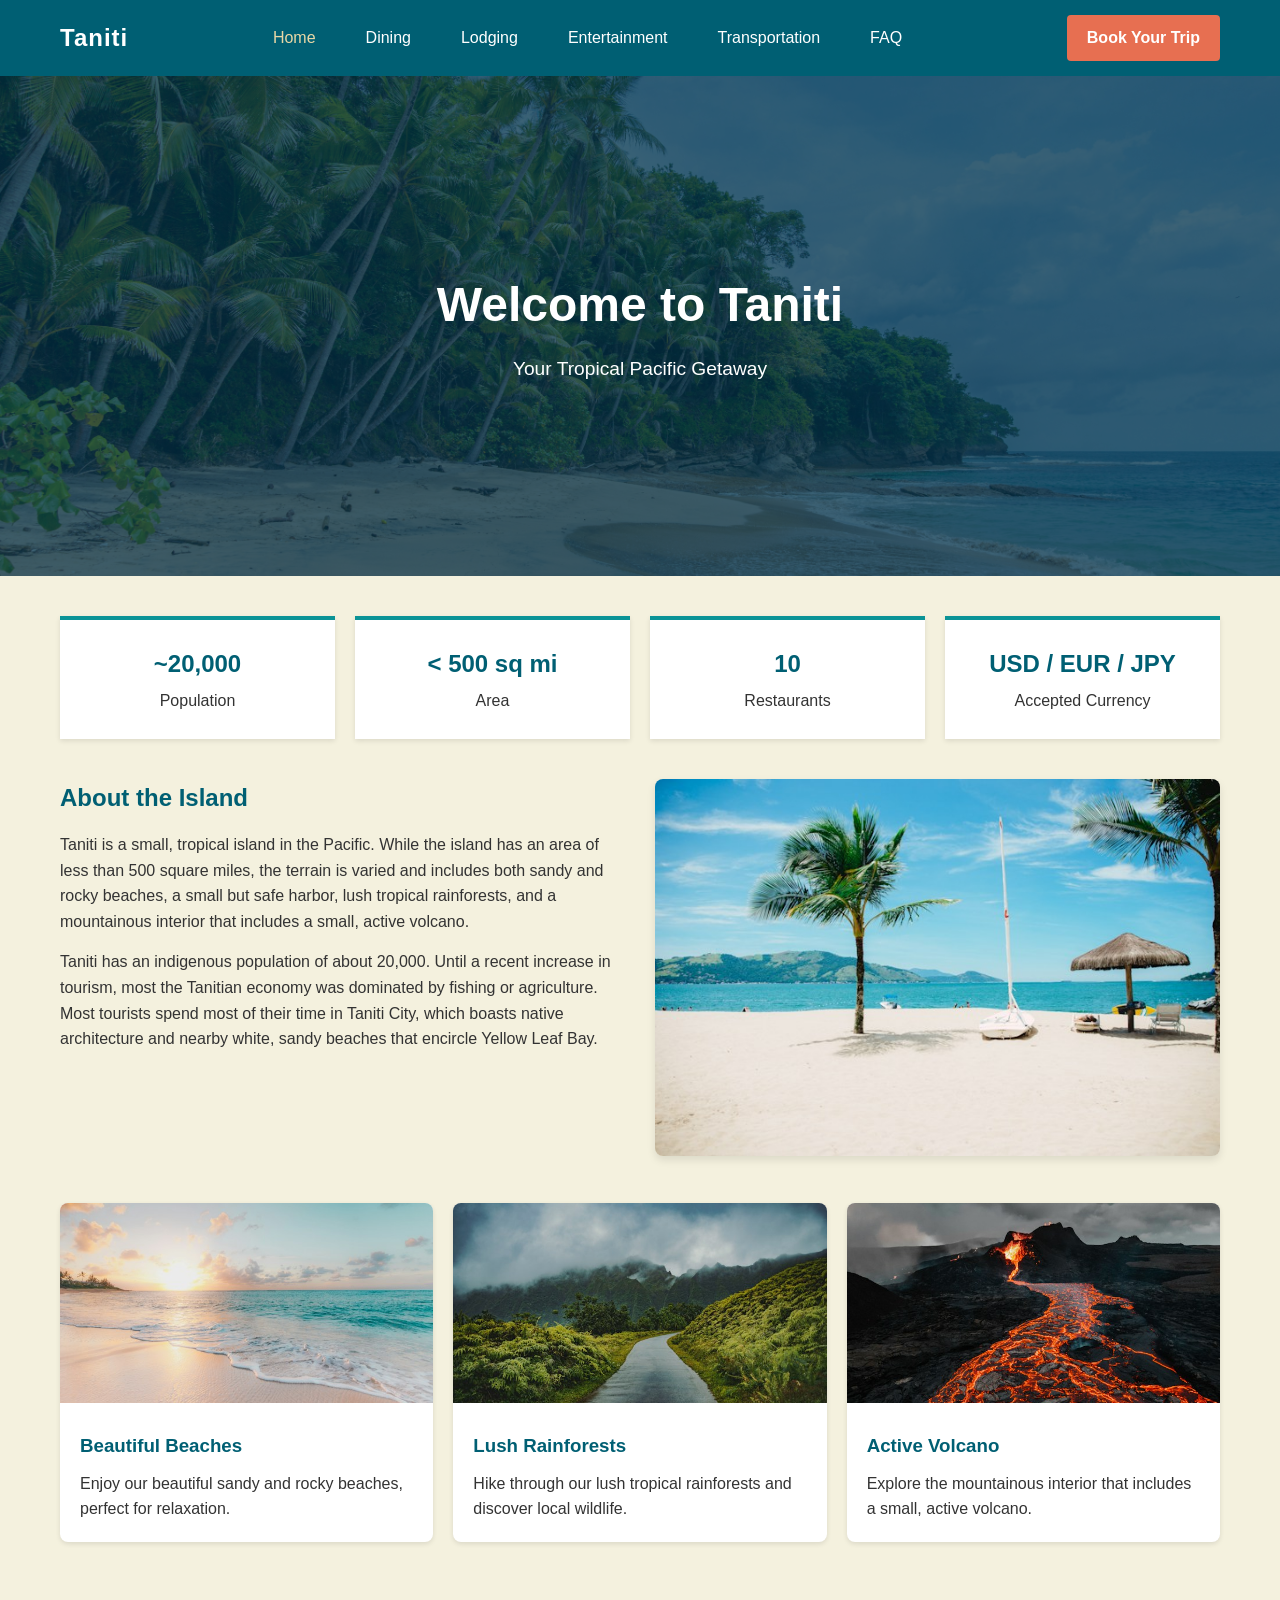
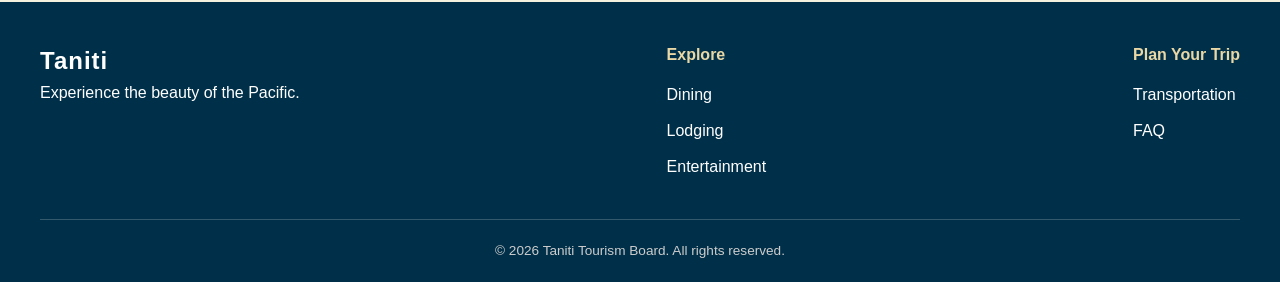
<file: index.html>
<!DOCTYPE html>
<html lang="en">
<head>
    <meta charset="UTF-8">
    <meta name="viewport" content="width=device-width, initial-scale=1.0">
    <title>Visit Taniti - Home</title>
    <link rel="stylesheet" href="style.css">
</head>
<body>

    <header>
        <nav class="navbar">
            <div class="logo"><a href="index.html">Taniti</a></div>
            <ul class="nav-links">
                <li><a href="index.html" class="active">Home</a></li>
                <li><a href="dining.html">Dining</a></li>
                <li><a href="lodging.html">Lodging</a></li>
                <li><a href="entertainment.html">Entertainment</a></li>
                <li><a href="transportation.html">Transportation</a></li>
                <li><a href="faq.html">FAQ</a></li>
            </ul>
            <a href="#" id="bookBtn" class="btn btn-primary" style="margin-left: 20px;">Book Your Trip</a>
        </nav>
    </header>

    <div class="page-header hero-home">
        <div class="page-header-content">
            <h1>Welcome to Taniti</h1>
            <p>Your Tropical Pacific Getaway</p>
        </div>
    </div>

    <div class="container">
        <div class="quick-stats">
            <div class="stat-box">
                <h3>~20,000</h3>
                <p>Population</p>
            </div>
            <div class="stat-box">
                <h3>&lt; 500 sq mi</h3>
                <p>Area</p>
            </div>
            <div class="stat-box">
                <h3>10</h3>
                <p>Restaurants</p>
            </div>
            <div class="stat-box">
                <h3>USD / EUR / JPY</h3>
                <p>Accepted Currency</p>
            </div>
        </div>

        <div class="content-grid">
            <div class="text-col">
                <h2>About the Island</h2>
                <p>Taniti is a small, tropical island in the Pacific. While the island has an area of less than 500 square miles, the terrain is varied and includes both sandy and rocky beaches, a small but safe harbor, lush tropical rainforests, and a mountainous interior that includes a small, active volcano.</p>
                <p>Taniti has an indigenous population of about 20,000. Until a recent increase in tourism, most the Tanitian economy was dominated by fishing or agriculture. Most tourists spend most of their time in Taniti City, which boasts native architecture and nearby white, sandy beaches that encircle Yellow Leaf Bay.</p>
            </div>
            <div class="image-col">
                <img src="images/tanitibeach.jpg" alt="Taniti Beach">
            </div>
        </div>

        <div class="card-grid">
            <div class="card">
                <img src="images\beach.jpg" alt="Beaches">
                <div class="card-content">
                    <h3>Beautiful Beaches</h3>
                    <p>Enjoy our beautiful sandy and rocky beaches, perfect for relaxation.</p>
                </div>
            </div>
            <div class="card">
                <img src="images\rainforest.jpg" alt="Rainforest">
                <div class="card-content">
                    <h3>Lush Rainforests</h3>
                    <p>Hike through our lush tropical rainforests and discover local wildlife.</p>
                </div>
            </div>
            <div class="card">
                <img src="images\volcano.jpg" alt="Volcano">
                <div class="card-content">
                    <h3>Active Volcano</h3>
                    <p>Explore the mountainous interior that includes a small, active volcano.</p>
                </div>
            </div>
        </div>
    </div>

    <footer>
        <div class="footer-grid">
            <div class="footer-col">
                <div class="logo">Taniti</div>
                <p>Experience the beauty of the Pacific.</p>
            </div>
            <div class="footer-col">
                <h4>Explore</h4>
                <ul>
                    <li><a href="dining.html">Dining</a></li>
                    <li><a href="lodging.html">Lodging</a></li>
                    <li><a href="entertainment.html">Entertainment</a></li>
                </ul>
            </div>
            <div class="footer-col">
                <h4>Plan Your Trip</h4>
                <ul>
                    <li><a href="transportation.html">Transportation</a></li>
                    <li><a href="faq.html">FAQ</a></li>
                </ul>
            </div>
        </div>
        <div class="footer-bottom">
            <p>&copy; 2026 Taniti Tourism Board. All rights reserved.</p>
        </div>
    </footer>
    <div id="bookingAlert" class="custom-alert hidden">
    Congratulations your booked!
</div>
</body>
</html>
<script>
    document.getElementById('bookBtn').addEventListener('click', function(e) {
        e.preventDefault(); // Prevents the page from jumping to the top
        const alertBox = document.getElementById('bookingAlert');
        
        // Show the alert
        alertBox.classList.remove('hidden');
        
        // Hide it after 3 seconds (3000 milliseconds)
        setTimeout(function() {
            alertBox.classList.add('hidden');
        }, 2000);
    });
</script>
</file>
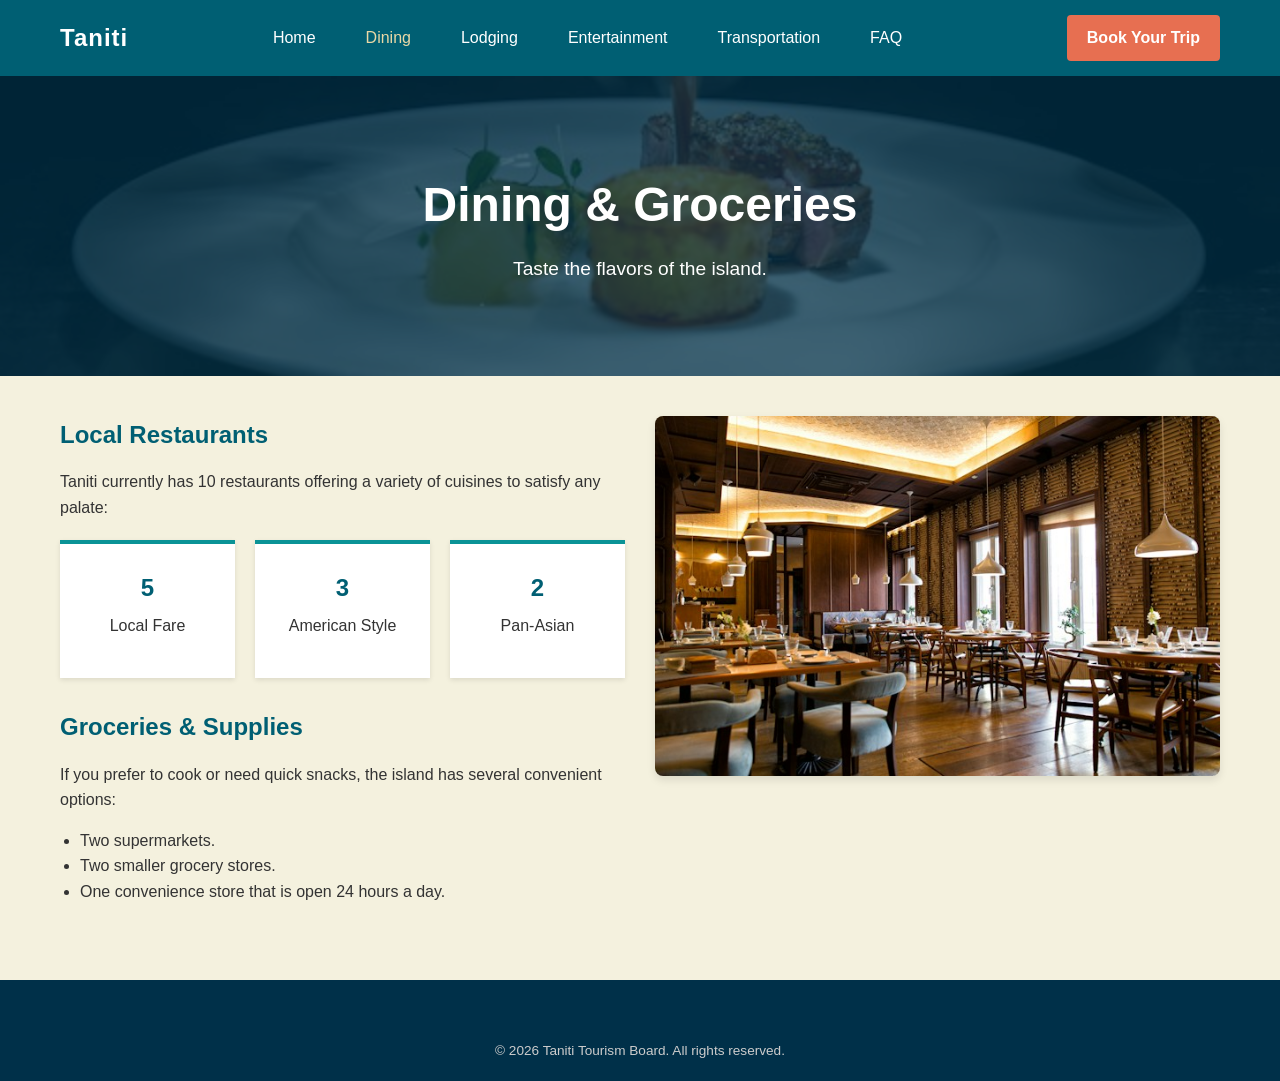
<file: dining.html>
<!DOCTYPE html>
<html lang="en">

<head>
    <meta charset="UTF-8">
    <meta name="viewport" content="width=device-width, initial-scale=1.0">
    <title>Dining - Visit Taniti</title>
    <link rel="stylesheet" href="style.css">
</head>

<body>
    <header>
        <nav class="navbar">
            <div class="logo"><a href="index.html">Taniti</a></div>
            <ul class="nav-links">
                <li><a href="index.html">Home</a></li>
                <li><a href="dining.html" class="active">Dining</a></li>
                <li><a href="lodging.html">Lodging</a></li>
                <li><a href="entertainment.html">Entertainment</a></li>
                <li><a href="transportation.html">Transportation</a></li>
                <li><a href="faq.html">FAQ</a></li>
            </ul>
            <a href="#" id="bookBtn" class="btn btn-primary" style="margin-left: 20px;">Book Your Trip</a>
        </nav>
    </header>

    <div class="page-header" style="background-image: url('images/dining.jpg');">
        <div class="page-header-content">
            <h1>Dining & Groceries</h1>
            <p>Taste the flavors of the island.</p>
        </div>
    </div>

    <div class="container">
        <div class="content-grid">
            <div class="text-col">
                <h2>Local Restaurants</h2>
                <p>Taniti currently has 10 restaurants offering a variety of cuisines to satisfy any palate:</p>

                <div class="quick-stats" style="margin-top: 20px; margin-bottom: 20px;">
                    <div class="stat-box">
                        <h3>5</h3>
                        <p>Local Fare</p>
                    </div>
                    <div class="stat-box">
                        <h3>3</h3>
                        <p>American Style</p>
                    </div>
                    <div class="stat-box">
                        <h3>2</h3>
                        <p>Pan-Asian</p>
                    </div>
                </div>
                <h2 style="margin-top: 30px;">Groceries & Supplies</h2>
                <p>If you prefer to cook or need quick snacks, the island has several convenient options:</p>
                <ul>
                    <li>Two supermarkets.</li>
                    <li>Two smaller grocery stores.</li>
                    <li>One convenience store that is open 24 hours a day.</li>
                </ul>
            </div>
            <div class="image-col">
                <img src="images\restaurant.jpg" alt="Restaurant dining">
            </div>
        </div>
    </div>

    <footer>
        <div class="footer-bottom">
            <p>&copy; 2026 Taniti Tourism Board. All rights reserved.</p>
        </div>
    </footer>
    <div id="bookingAlert" class="custom-alert hidden">
        Congratulations your booked!
    </div>
</body>

</html>
<script>
    document.getElementById('bookBtn').addEventListener('click', function (e) {
        e.preventDefault(); // Prevents the page from jumping to the top
        const alertBox = document.getElementById('bookingAlert');

        // Show the alert
        alertBox.classList.remove('hidden');

        // Hide it after 3 seconds (3000 milliseconds)
        setTimeout(function () {
            alertBox.classList.add('hidden');
        }, 2000);
    });
</script>
</file>
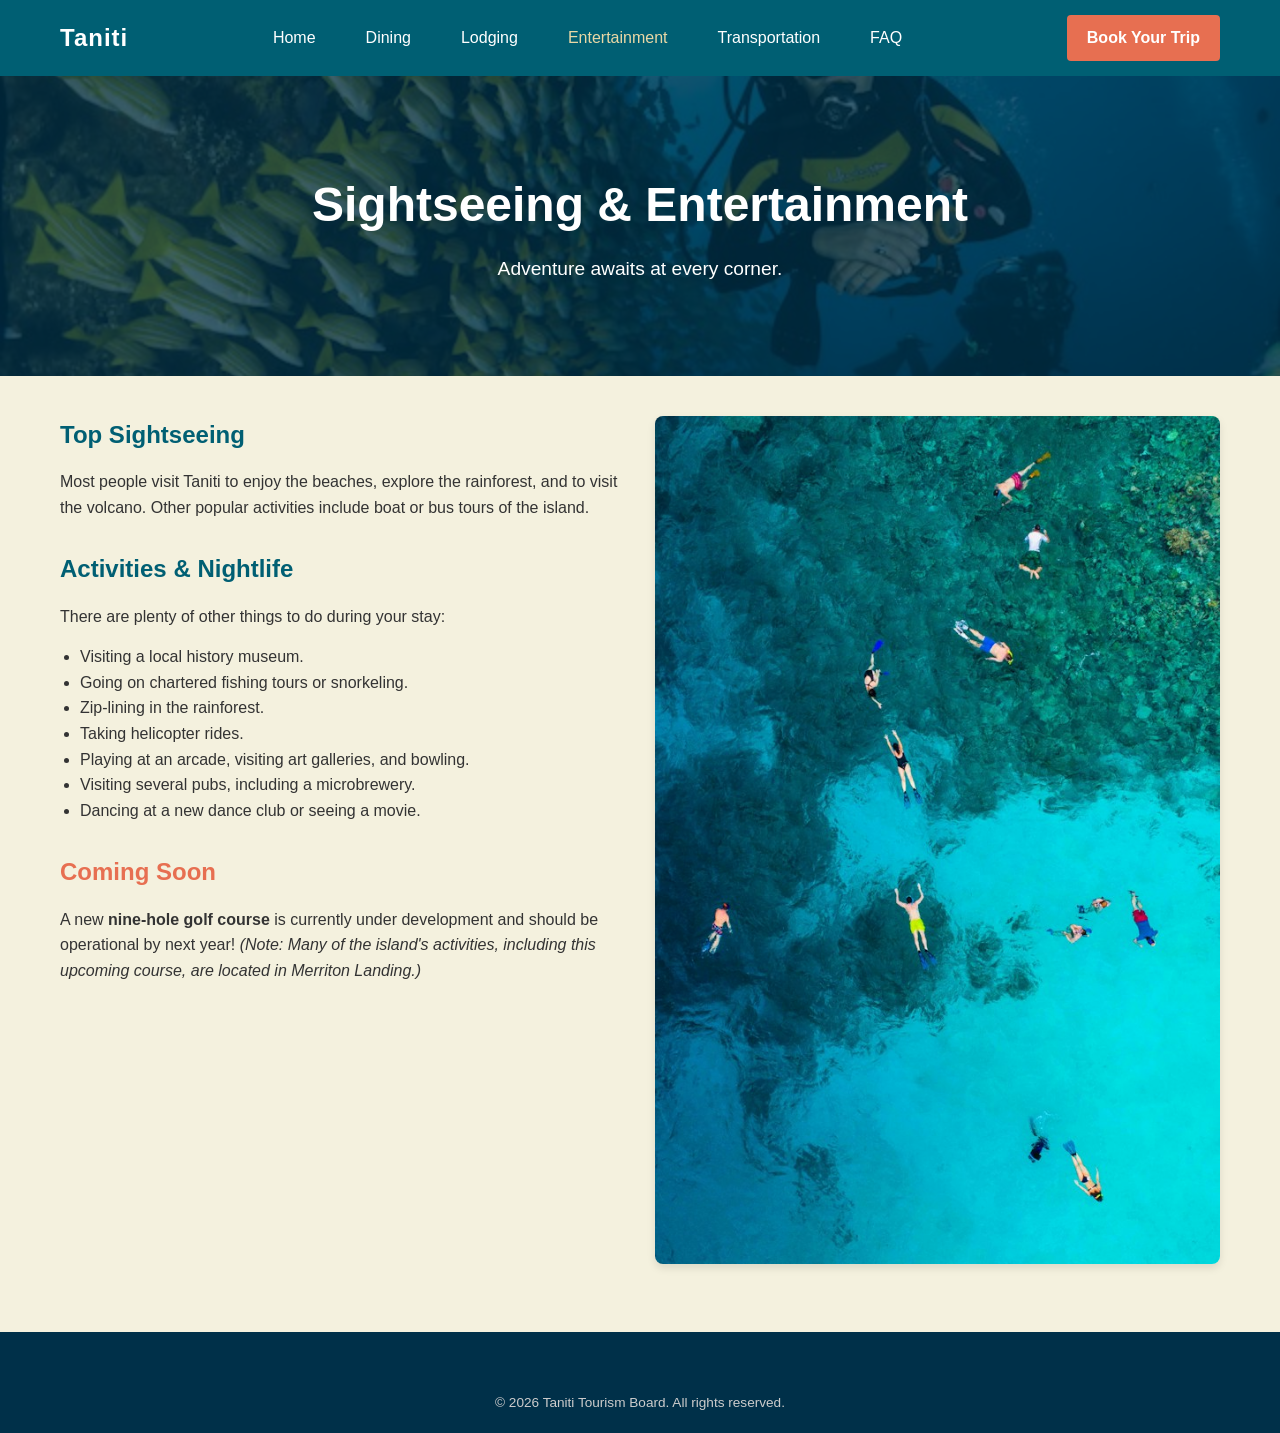
<file: entertainment.html>
<!DOCTYPE html>
<html lang="en">

<head>
    <meta charset="UTF-8">
    <meta name="viewport" content="width=device-width, initial-scale=1.0">
    <title>Entertainment - Visit Taniti</title>
    <link rel="stylesheet" href="style.css">
</head>

<body>
    <header>
        <nav class="navbar">
            <div class="logo"><a href="index.html">Taniti</a></div>
            <ul class="nav-links">
                <li><a href="index.html">Home</a></li>
                <li><a href="dining.html">Dining</a></li>
                <li><a href="lodging.html">Lodging</a></li>
                <li><a href="entertainment.html" class="active">Entertainment</a></li>
                <li><a href="transportation.html">Transportation</a></li>
                <li><a href="faq.html">FAQ</a></li>
            </ul>
            <a href="#" id="bookBtn" class="btn btn-primary" style="margin-left: 20px;">Book Your Trip</a>
        </nav>
    </header>

    <div class="page-header" style="background-image: url('images/scuba.jpg');">
        <div class="page-header-content">
            <h1>Sightseeing & Entertainment</h1>
            <p>Adventure awaits at every corner.</p>
        </div>
    </div>

    <div class="container">
        <div class="content-grid">
            <div class="text-col">
                <h2>Top Sightseeing</h2>
                <p>Most people visit Taniti to enjoy the beaches, explore the rainforest, and to visit the volcano.
                    Other popular activities include boat or bus tours of the island.</p>

                <h2 style="margin-top: 30px;">Activities & Nightlife</h2>
                <p>There are plenty of other things to do during your stay:</p>
                <ul>
                    <li>Visiting a local history museum.</li>
                    <li>Going on chartered fishing tours or snorkeling.</li>
                    <li>Zip-lining in the rainforest.</li>
                    <li>Taking helicopter rides.</li>
                    <li>Playing at an arcade, visiting art galleries, and bowling.</li>
                    <li>Visiting several pubs, including a microbrewery.</li>
                    <li>Dancing at a new dance club or seeing a movie.</li>
                </ul>
                <h2 style="margin-top: 30px; color: #e76f51;">Coming Soon</h2>
                <p>A new <strong>nine-hole golf course</strong> is currently under development and should be operational
                    by next year! <em>(Note: Many of the island's activities, including this upcoming course, are
                        located in Merriton Landing.)</em></p>
            </div>
            <div class="image-col">
                <img src="images\snorkle.jpg" alt="Snorkeling">
            </div>
        </div>
    </div>

    <footer>
        <div class="footer-bottom">
            <p>&copy; 2026 Taniti Tourism Board. All rights reserved.</p>
        </div>

    </footer>
    <div id="bookingAlert" class="custom-alert hidden">
        Congratulations your booked!
    </div>
</body>

</html>
<script>
    document.getElementById('bookBtn').addEventListener('click', function (e) {
        e.preventDefault(); // Prevents the page from jumping to the top
        const alertBox = document.getElementById('bookingAlert');

        // Show the alert
        alertBox.classList.remove('hidden');

        // Hide it after 3 seconds (3000 milliseconds)
        setTimeout(function () {
            alertBox.classList.add('hidden');
        }, 2000);
    });
</script>
</file>
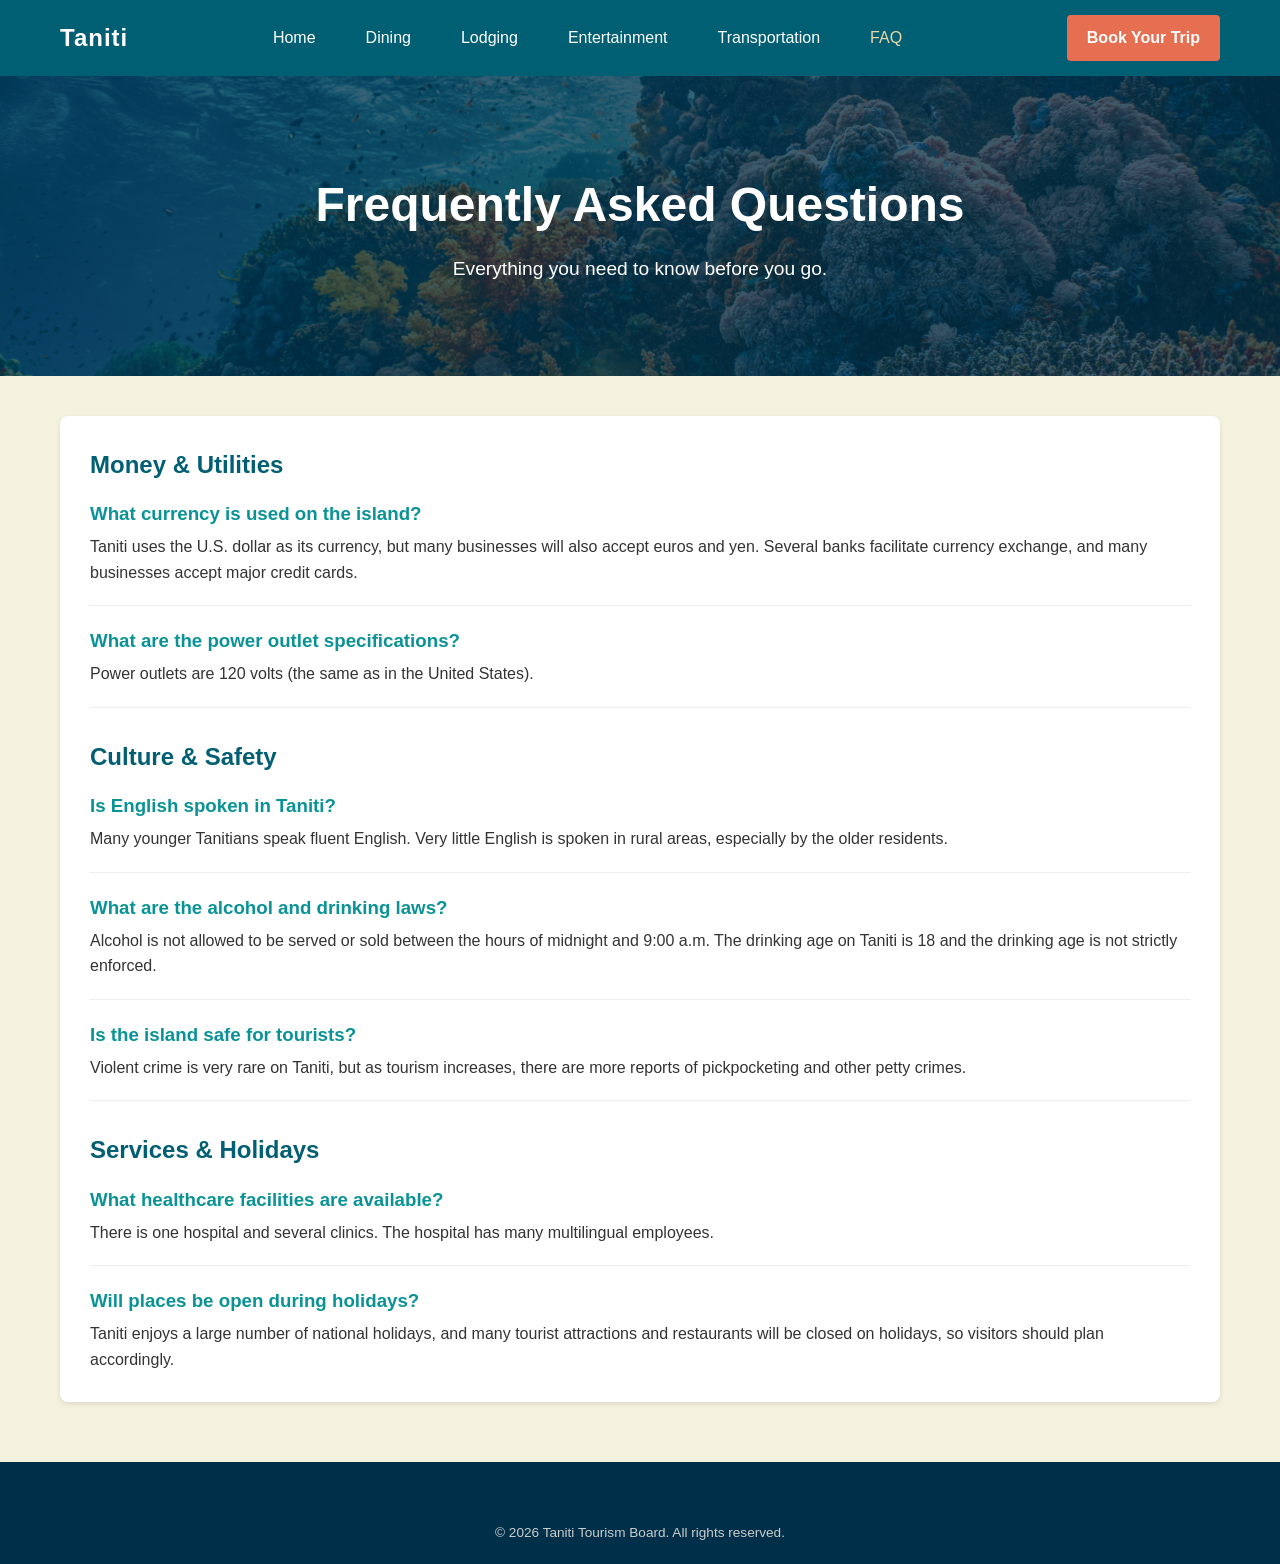
<file: faq.html>
<!DOCTYPE html>
<html lang="en">

<head>
    <meta charset="UTF-8">
    <meta name="viewport" content="width=device-width, initial-scale=1.0">
    <title>FAQ - Visit Taniti</title>
    <link rel="stylesheet" href="style.css">
</head>

<body>
    <header>
        <nav class="navbar">
            <div class="logo"><a href="index.html">Taniti</a></div>
            <ul class="nav-links">
                <li><a href="index.html">Home</a></li>
                <li><a href="dining.html">Dining</a></li>
                <li><a href="lodging.html">Lodging</a></li>
                <li><a href="entertainment.html">Entertainment</a></li>
                <li><a href="transportation.html">Transportation</a></li>
                <li><a href="faq.html" class="active">FAQ</a></li>
            </ul>
            <a href="#" id="bookBtn" class="btn btn-primary" style="margin-left: 20px;">Book Your Trip</a>
        </nav>
    </header>

    <div class="page-header" style="background-image: url('images/coralreef.jpg');">
        <div class="page-header-content">
            <h1>Frequently Asked Questions</h1>
            <p>Everything you need to know before you go.</p>
        </div>
    </div>

    <div class="container">
        <div class="faq-list">
            <h2 style="color: #005f73; margin-bottom: 15px;">Money & Utilities</h2>
            <div class="faq-item">
                <h3>What currency is used on the island?</h3>
                <p>Taniti uses the U.S. dollar as its currency, but many businesses will also accept euros and yen.
                    Several banks facilitate currency exchange, and many businesses accept major credit cards.</p>
            </div>
            <div class="faq-item">
                <h3>What are the power outlet specifications?</h3>
                <p>Power outlets are 120 volts (the same as in the United States).</p>
            </div>

            <h2 style="color: #005f73; margin-top: 30px; margin-bottom: 15px;">Culture & Safety</h2>
            <div class="faq-item">
                <h3>Is English spoken in Taniti?</h3>
                <p>Many younger Tanitians speak fluent English. Very little English is spoken in rural areas, especially
                    by the older residents.</p>
            </div>
            <div class="faq-item">
                <h3>What are the alcohol and drinking laws?</h3>
                <p>Alcohol is not allowed to be served or sold between the hours of midnight and 9:00 a.m. The drinking
                    age on Taniti is 18 and the drinking age is not strictly enforced.</p>
            </div>
            <div class="faq-item">
                <h3>Is the island safe for tourists?</h3>
                <p>Violent crime is very rare on Taniti, but as tourism increases, there are more reports of
                    pickpocketing and other petty crimes.</p>
            </div>

            <h2 style="color: #005f73; margin-top: 30px; margin-bottom: 15px;">Services & Holidays</h2>
            <div class="faq-item">
                <h3>What healthcare facilities are available?</h3>
                <p>There is one hospital and several clinics. The hospital has many multilingual employees.</p>
            </div>
            <div class="faq-item">
                <h3>Will places be open during holidays?</h3>
                <p>Taniti enjoys a large number of national holidays, and many tourist attractions and restaurants will
                    be closed on holidays, so visitors should plan accordingly.</p>
            </div>
        </div>
    </div>

    <footer>
        <div class="footer-bottom">
            <p>&copy; 2026 Taniti Tourism Board. All rights reserved.</p>
        </div>
    </footer>
    <div id="bookingAlert" class="custom-alert hidden">
        Congratulations your booked!
    </div>
</body>

</html>
<script>
    document.getElementById('bookBtn').addEventListener('click', function (e) {
        e.preventDefault(); // Prevents the page from jumping to the top
        const alertBox = document.getElementById('bookingAlert');

        // Show the alert
        alertBox.classList.remove('hidden');

        // Hide it after 3 seconds (3000 milliseconds)
        setTimeout(function () {
            alertBox.classList.add('hidden');
        }, 2000);
    });
</script>
</file>
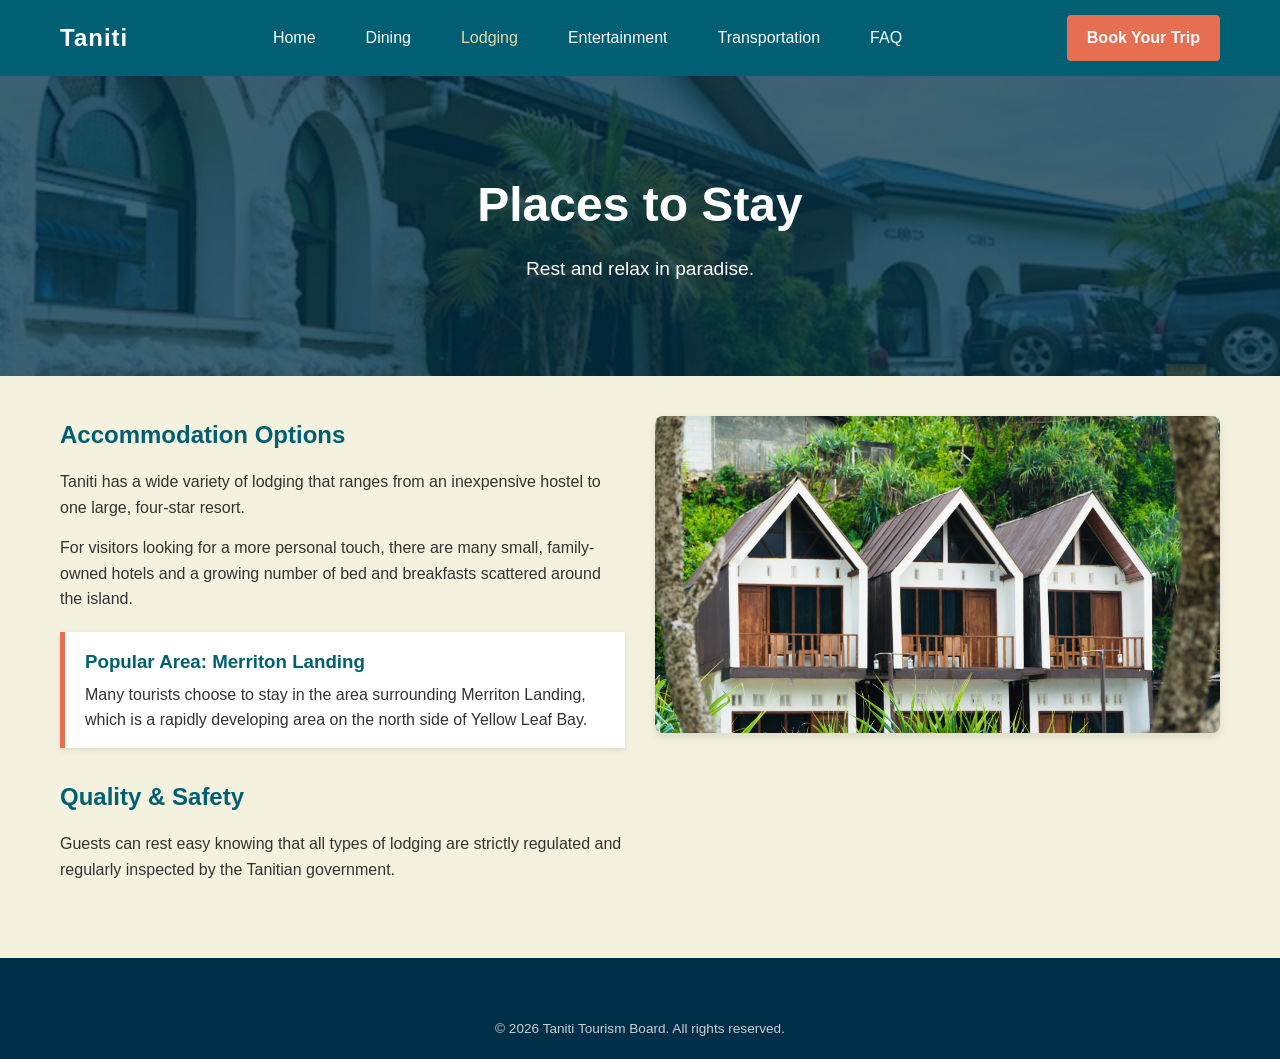
<file: lodging.html>
<!DOCTYPE html>
<html lang="en">

<head>
    <meta charset="UTF-8">
    <meta name="viewport" content="width=device-width, initial-scale=1.0">
    <title>Lodging - Visit Taniti</title>
    <link rel="stylesheet" href="style.css">
</head>

<body>
    <header>
        <nav class="navbar">
            <div class="logo"><a href="index.html">Taniti</a></div>
            <ul class="nav-links">
                <li><a href="index.html">Home</a></li>
                <li><a href="dining.html">Dining</a></li>
                <li><a href="lodging.html" class="active">Lodging</a></li>
                <li><a href="entertainment.html">Entertainment</a></li>
                <li><a href="transportation.html">Transportation</a></li>
                <li><a href="faq.html">FAQ</a></li>
            </ul>
            <a href="#" id="bookBtn" class="btn btn-primary" style="margin-left: 20px;">Book Your Trip</a>
        </nav>
    </header>

    <div class="page-header" style="background-image: url('images/lodging.jpg');">
        <div class="page-header-content">
            <h1>Places to Stay</h1>
            <p>Rest and relax in paradise.</p>
        </div>
    </div>

    <div class="container">
        <div class="content-grid">
            <div class="text-col">
                <h2>Accommodation Options</h2>
                <p>Taniti has a wide variety of lodging that ranges from an inexpensive hostel to one large, four-star
                    resort.</p>
                <p>For visitors looking for a more personal touch, there are many small, family-owned hotels and a
                    growing number of bed and breakfasts scattered around the island.</p>

                <div
                    style="background: #fff; border-left: 5px solid #e76f51; padding: 15px 20px; margin: 20px 0; box-shadow: 0 2px 5px rgba(0,0,0,0.1);">
                    <h3 style="color: #005f73; margin-bottom: 5px;">Popular Area: Merriton Landing</h3>
                    <p style="margin-bottom: 0;">Many tourists choose to stay in the area surrounding Merriton Landing,
                        which is a rapidly developing area on the north side of Yellow Leaf Bay.</p>
                </div>

                <h2 style="margin-top: 30px;">Quality & Safety</h2>
                <p>Guests can rest easy knowing that all types of lodging are strictly regulated and regularly inspected
                    by the Tanitian government.</p>
            </div>
            <div class="image-col">
                <img src="images/lodging homes.jpg" alt="Resort pool">
            </div>
        </div>
    </div>

    <footer>
        <div class="footer-bottom">
            <p>&copy; 2026 Taniti Tourism Board. All rights reserved.</p>
        </div>
    </footer>
    <div id="bookingAlert" class="custom-alert hidden">
        Congratulations your booked!
    </div>
</body>

</html>
<script>
    document.getElementById('bookBtn').addEventListener('click', function (e) {
        e.preventDefault(); // Prevents the page from jumping to the top
        const alertBox = document.getElementById('bookingAlert');

        // Show the alert
        alertBox.classList.remove('hidden');

        // Hide it after 3 seconds (3000 milliseconds)
        setTimeout(function () {
            alertBox.classList.add('hidden');
        }, 2000);
    });
</script>
</file>
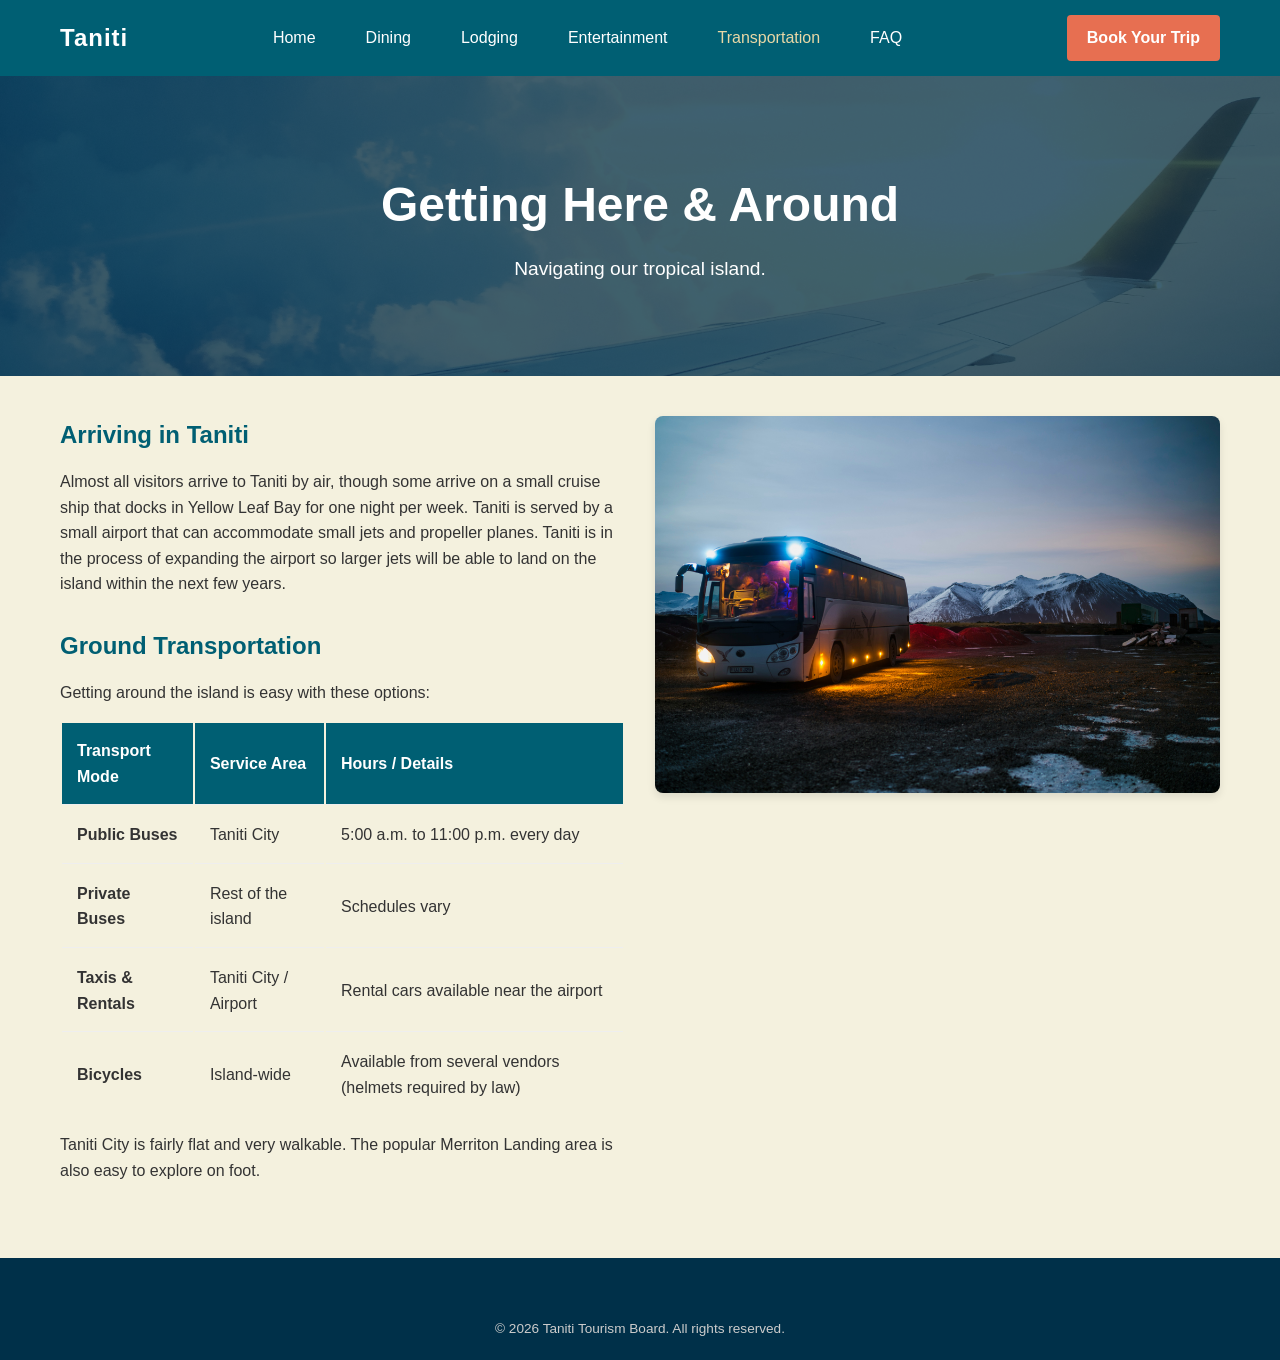
<file: transportation.html>
<!DOCTYPE html>
<html lang="en">

<head>
    <meta charset="UTF-8">
    <meta name="viewport" content="width=device-width, initial-scale=1.0">
    <title>Transportation - Visit Taniti</title>
    <link rel="stylesheet" href="style.css">
</head>

<body>
    <header>
        <nav class="navbar">
            <div class="logo"><a href="index.html">Taniti</a></div>
            <ul class="nav-links">
                <li><a href="index.html">Home</a></li>
                <li><a href="dining.html">Dining</a></li>
                <li><a href="lodging.html">Lodging</a></li>
                <li><a href="entertainment.html">Entertainment</a></li>
                <li><a href="transportation.html" class="active">Transportation</a></li>
                <li><a href="faq.html">FAQ</a></li>
            </ul>
            <a href="#" id="bookBtn" class="btn btn-primary" style="margin-left: 20px;">Book Your Trip</a>
        </nav>
    </header>

    <div class="page-header" style="background-image: url('images/plane.jpg');">
        <div class="page-header-content">
            <h1>Getting Here & Around</h1>
            <p>Navigating our tropical island.</p>
        </div>
    </div>

    <div class="container">
        <div class="content-grid">
            <div class="text-col">
                <h2>Arriving in Taniti</h2>
                <p>Almost all visitors arrive to Taniti by air, though some arrive on a small cruise ship that docks in
                    Yellow Leaf Bay for one night per week. Taniti is served by a small airport that can accommodate
                    small jets and propeller planes. Taniti is in the process of expanding the airport so larger jets
                    will be able to land on the island within the next few years.</p>

                <h2 style="margin-top: 30px;">Ground Transportation</h2>
                <p>Getting around the island is easy with these options:</p>

                <table class="data-table">
                    <thead>
                        <tr>
                            <th>Transport Mode</th>
                            <th>Service Area</th>
                            <th>Hours / Details</th>
                        </tr>
                    </thead>
                    <tbody>
                        <tr>
                            <td><strong>Public Buses</strong></td>
                            <td>Taniti City</td>
                            <td>5:00 a.m. to 11:00 p.m. every day</td>
                        </tr>
                        <tr>
                            <td><strong>Private Buses</strong></td>
                            <td>Rest of the island</td>
                            <td>Schedules vary</td>
                        </tr>
                        <tr>
                            <td><strong>Taxis & Rentals</strong></td>
                            <td>Taniti City / Airport</td>
                            <td>Rental cars available near the airport</td>
                        </tr>
                        <tr>
                            <td><strong>Bicycles</strong></td>
                            <td>Island-wide</td>
                            <td>Available from several vendors (helmets required by law)</td>
                        </tr>
                    </tbody>
                </table>

                <p style="margin-top: 15px;">Taniti City is fairly flat and very walkable. The popular Merriton Landing
                    area is also easy to explore on foot.</p>
            </div>
            <div class="image-col">
                <img src="images/bus.jpg" alt="Island Bus">
            </div>
        </div>
    </div>

    <footer>
        <div class="footer-bottom">
            <p>&copy; 2026 Taniti Tourism Board. All rights reserved.</p>
        </div>
    </footer>
    <div id="bookingAlert" class="custom-alert hidden">
        Congratulations your booked!
    </div>
</body>

</html>
<script>
    document.getElementById('bookBtn').addEventListener('click', function (e) {
        e.preventDefault(); // Prevents the page from jumping to the top
        const alertBox = document.getElementById('bookingAlert');

        // Show the alert
        alertBox.classList.remove('hidden');

        // Hide it after 3 seconds (3000 milliseconds)
        setTimeout(function () {
            alertBox.classList.add('hidden');
        }, 2000);
    });
</script>
</file>
<file: style.css>
/* RESET & BASIC SETUP */
* {
    margin: 0;
    padding: 0;
    box-sizing: border-box;
    font-family: 'Segoe UI', Tahoma, Geneva, Verdana, sans-serif;
}

body {
    background-color: #f4f1de; /* Sand/off-white */
    color: #333;
    line-height: 1.6;
}

a {
    text-decoration: none;
    color: inherit;
}

/* BUTTONS */
.btn {
    display: inline-block;
    padding: 10px 20px;
    border-radius: 4px;
    font-weight: bold;
    text-align: center;
    cursor: pointer;
    transition: background 0.3s;
}

.btn-primary {
    background-color: #e76f51; /* Warm tropical coral */
    color: #fff;
}

.btn-primary:hover {
    background-color: #d85739;
}

/* NAV BAR */
header {
    background: #005f73; /* Deep ocean blue */
    color: #fff;
    position: sticky;
    top: 0;
    z-index: 100;
}

.navbar {
    display: flex;
    justify-content: space-between;
    align-items: center;
    max-width: 1200px;
    margin: 0 auto;
    padding: 15px 20px;
}

.logo {
    font-size: 1.5rem;
    font-weight: bold;
    letter-spacing: 1px;
}

.logo a {
    color: #fff;
}

.nav-links {
    list-style: none;
    display: flex;
    gap: 20px;
}

.nav-links li a {
    padding: 8px 15px;
    font-size: 1rem;
    transition: color 0.3s;
}

.nav-links li a:hover, .nav-links li a.active {
    color: #e9d8a6; /* Sand yellow highlight */
}

/* PAGE HEADERS (HERO) */
.page-header {
    height: 300px;
    display: flex;
    justify-content: center;
    align-items: center;
    text-align: center;
    background-size: cover;
    background-position: center;
    color: #fff;
    margin-bottom: 40px;
    position: relative;
}

.page-header::after {
    content: '';
    position: absolute;
    top: 0; left: 0; right: 0; bottom: 0;
    background: rgba(0, 48, 73, 0.75); /* Dark overlay */
    z-index: 1;
}

.page-header-content {
    position: relative;
    z-index: 2;
}

.page-header h1 {
    font-size: 3rem;
    margin-bottom: 10px;
}

.page-header p {
    font-size: 1.2rem;
}

/* HOME PAGE HERO SPECIFIC */
.hero-home {
    height: 500px;
    background-image: url('images/heroimage.jpg');
}

/* CONTENT CONTAINER */
.container {
    max-width: 1200px;
    margin: 0 auto 40px auto;
    padding: 0 20px;
}

/* QUICK STATS STRIP */
.quick-stats {
    display: flex;
    gap: 20px;
    margin-bottom: 40px;
}

.stat-box {
    flex: 1;
    background: #fff;
    border-top: 4px solid #0a9396; /* Teal */
    text-align: center;
    padding: 25px 15px;
    box-shadow: 0 2px 5px rgba(0,0,0,0.1);
}

.stat-box h3 {
    font-size: 1.5rem;
    color: #005f73;
    margin-bottom: 5px;
}

/* GRID LAYOUTS */
.content-grid {
    display: flex;
    gap: 30px;
    margin-bottom: 40px;
}

.text-col {
    flex: 1;
}

.text-col h2 {
    color: #005f73;
    margin-bottom: 15px;
}

.text-col p, .text-col ul {
    margin-bottom: 15px;
}

.text-col ul {
    margin-left: 20px;
}

.image-col {
    flex: 1;
}

.image-col img {
    width: 100%;
    height: auto;
    border-radius: 8px;
    box-shadow: 0 4px 8px rgba(0,0,0,0.1);
}

/* CARDS */
.card-grid {
    display: grid;
    grid-template-columns: repeat(auto-fit, minmax(300px, 1fr));
    gap: 20px;
}

.card {
    background: #fff;
    border-radius: 8px;
    overflow: hidden;
    box-shadow: 0 2px 5px rgba(0,0,0,0.1);
}

.card img {
    width: 100%;
    height: 200px;
    object-fit: cover;
}

.card-content {
    padding: 20px;
}

.card-content h3 {
    color: #005f73;
    margin-bottom: 10px;
}

/* FAQ STYLES */
.faq-list {
    background: #fff;
    padding: 30px;
    border-radius: 8px;
    box-shadow: 0 2px 5px rgba(0,0,0,0.1);
}

.faq-item {
    margin-bottom: 20px;
    padding-bottom: 20px;
    border-bottom: 1px solid #eee;
}

.faq-item:last-child {
    border-bottom: none;
    margin-bottom: 0;
    padding-bottom: 0;
}

.faq-item h3 {
    color: #0a9396;
    margin-bottom: 5px;
}

/* FOOTER */
footer {
    background: #003049;
    color: #fff;
    padding: 40px 20px 20px 20px;
    margin-top: 60px;
}

.footer-grid {
    display: flex;
    max-width: 1200px;
    margin: 0 auto;
    justify-content: space-between;
    padding-bottom: 30px;
    border-bottom: 1px solid rgba(255,255,255,0.2);
}

.footer-col h4 {
    color: #e9d8a6;
    margin-bottom: 15px;
}

.footer-col ul {
    list-style: none;
}

.footer-col ul li {
    margin-bottom: 10px;
}

.footer-col ul li a:hover {
    color: #e9d8a6;
}

.footer-bottom {
    text-align: center;
    padding-top: 20px;
    font-size: 0.85rem;
    color: #ccc;
}
/* CUSTOM BOOKING ALERT */
.custom-alert {
    position: fixed;
    top: 50%;
    left: 50%;
    transform: translate(-50%, -50%);
    background-color: #005f73;
    color: #fff;
    padding: 20px 40px;
    border-radius: 8px;
    box-shadow: 0 4px 15px rgba(0,0,0,0.3);
    z-index: 1000;
    font-size: 1.5rem;
    font-weight: bold;
    text-align: center;
    opacity: 1;
    transition: opacity 0.3s ease-in-out;
}

.custom-alert.hidden {
    opacity: 0;
    pointer-events: none;
}
* DATA TABLE STYLES */
.data-table {
    width: 100%;
    border-collapse: collapse;
    margin-bottom: 20px;
    background: #fff;
    border-radius: 8px;
    overflow: hidden;
    box-shadow: 0 2px 5px rgba(0,0,0,0.1);
}

.data-table th, .data-table td {
    padding: 15px;
    text-align: left;
    border-bottom: 1px solid #eee;
}

.data-table th {
    background-color: #005f73;
    color: #fff;
    font-weight: bold;
}

.data-table tr:last-child td {
    border-bottom: none;
}

.data-table tr:hover {
    background-color: #f4f1de; /* Sand highlight on hover */
}
</file>
